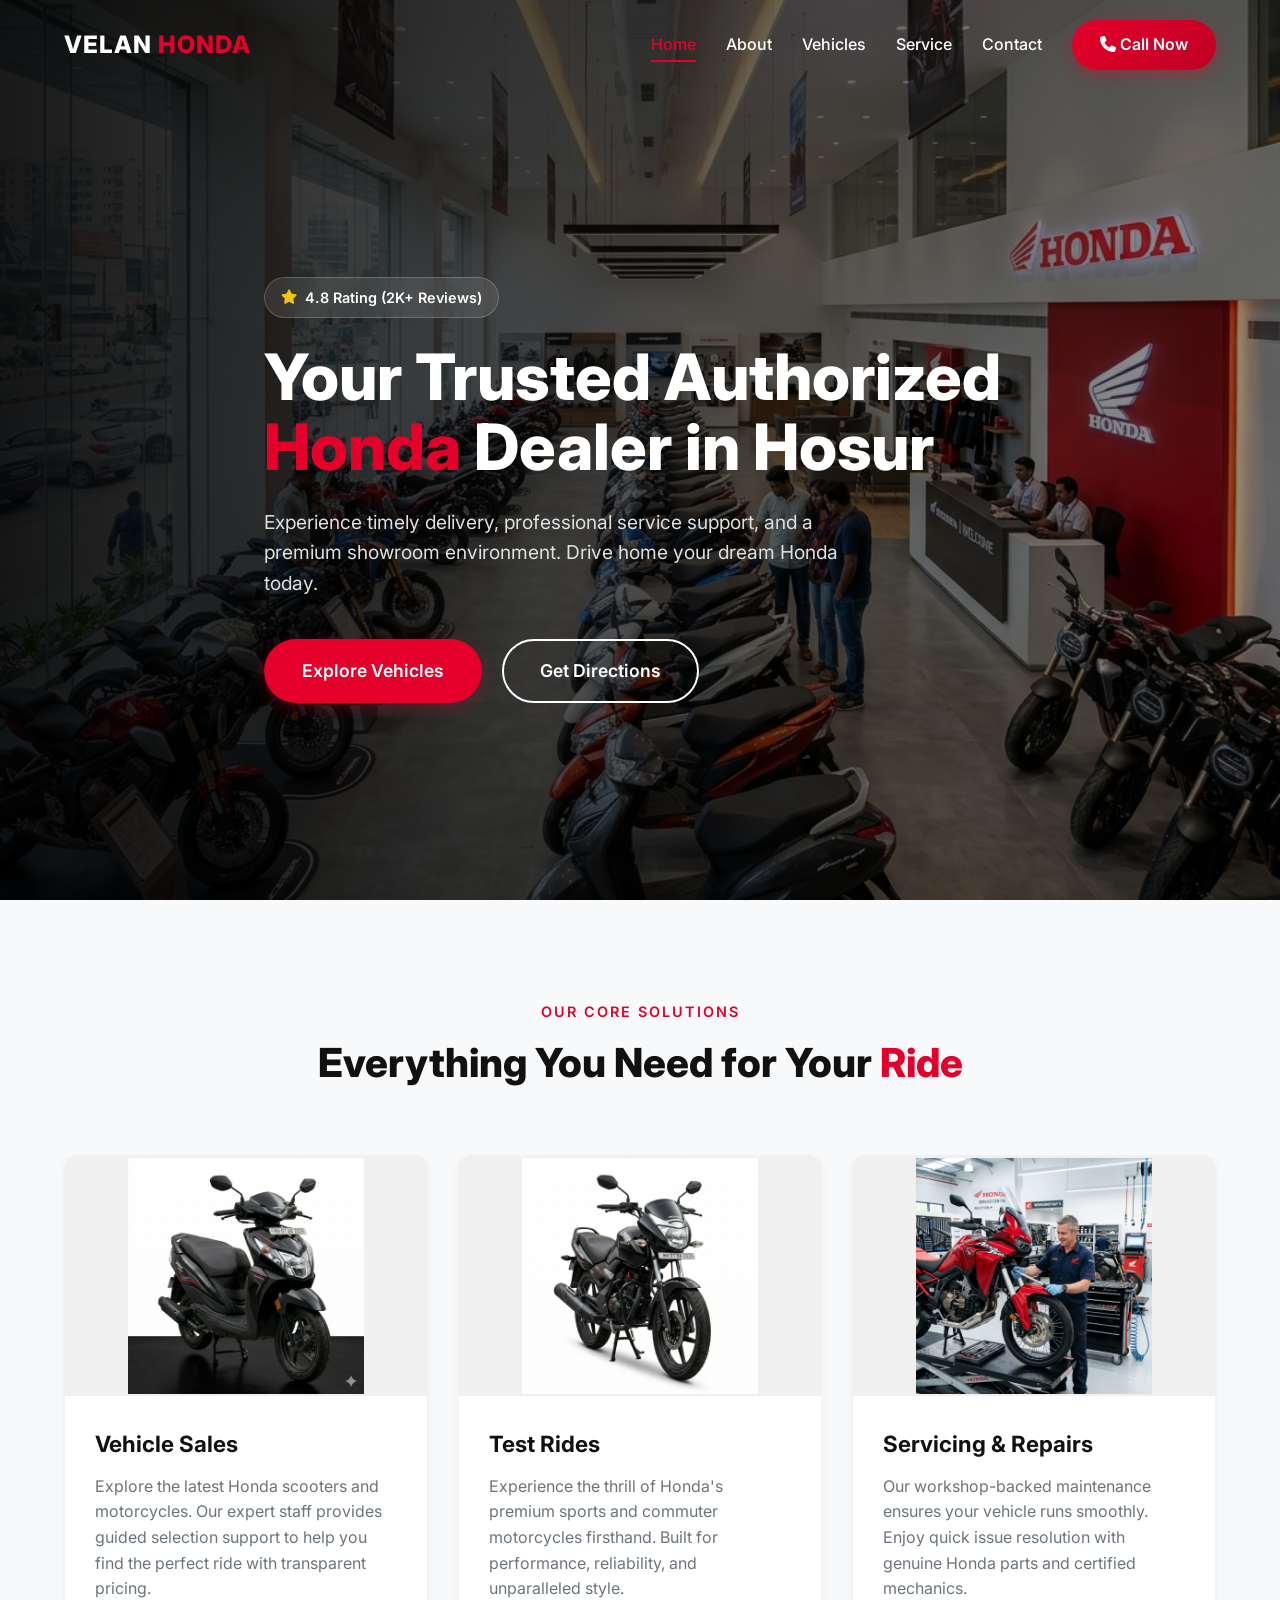
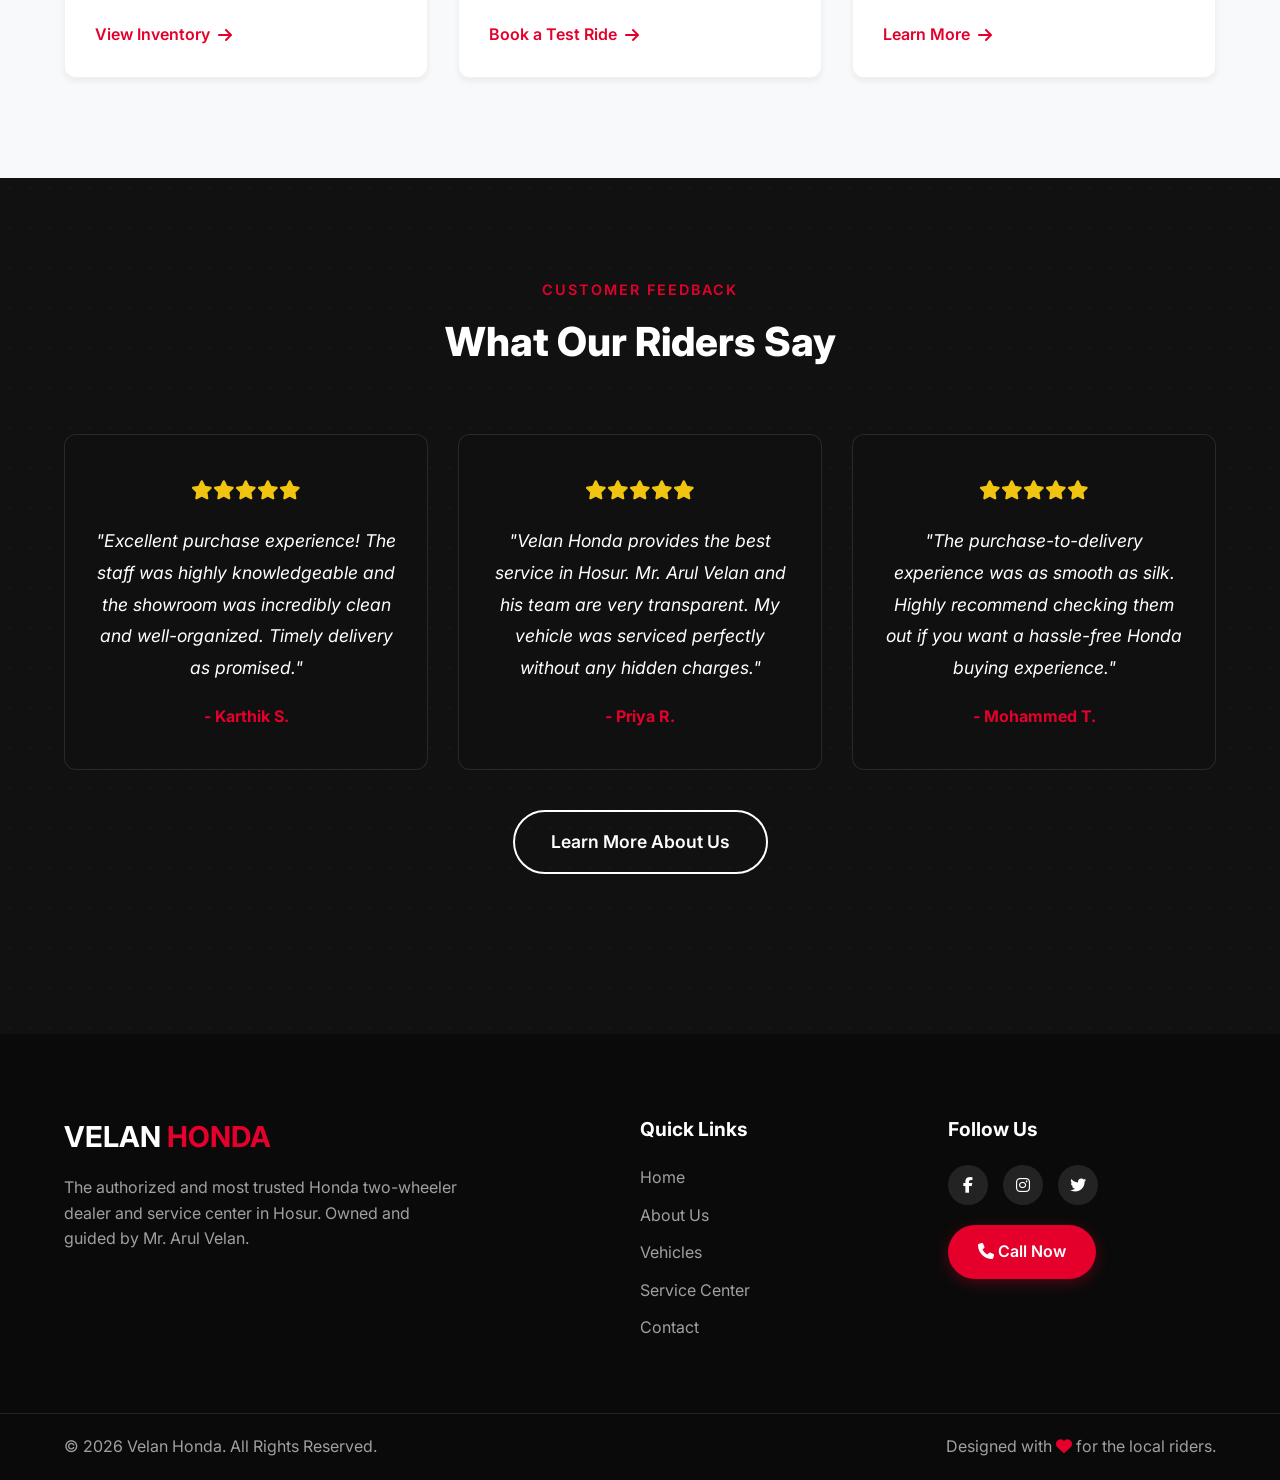
<file: velan-honda/index.html>
<!DOCTYPE html>
<html lang="en">

<head>
    <meta charset="UTF-8">
    <meta name="viewport" content="width=device-width, initial-scale=1.0">
    <meta name="description"
        content="Velan Honda – 4.8★ Rated Authorized Honda Dealership & Service Center in Hosur. Timely delivery, professional service, and premium showroom experience.">
    <title>Velan Honda | Authorized Dealer & Service Center Hosur</title>

    <!-- Fonts & Icons -->
    <link rel="preconnect" href="https://fonts.googleapis.com">
    <link rel="preconnect" href="https://fonts.gstatic.com" crossorigin>
    <link href="https://fonts.googleapis.com/css2?family=Inter:wght@300;400;500;600;700;800&display=swap"
        rel="stylesheet">
    <link rel="stylesheet" href="https://cdnjs.cloudflare.com/ajax/libs/font-awesome/6.4.0/css/all.min.css">

    <!-- CSS -->
    <link rel="stylesheet" href="style.css">
</head>

<body>

    <!-- Header & Navigation -->
    <header class="navbar" id="navbar">
        <div class="container nav-container">
            <a href="index.html" class="brand-logo">
                VELAN <span class="honda-red">HONDA</span>
            </a>
            <nav class="nav-links" id="nav-links">
                <a href="index.html">Home</a>
                <a href="about.html">About</a>
                <a href="vehicles.html">Vehicles</a>
                <a href="service.html">Service</a>
                <a href="contact.html">Contact</a>
                <a href="tel:+919876543210" class="btn btn-primary nav-cta"><i class="fa-solid fa-phone"></i> Call
                    Now</a>
            </nav>
            <button class="mobile-menu-toggle" id="mobile-toggle" aria-label="Toggle menu">
                <i class="fa-solid fa-bars"></i>
            </button>
        </div>
    </header>

    <!-- Hero Section -->
    <section class="hero" id="home">
        <div class="hero-bg">
            <img src="assets/showroom_hero.png" alt="Velan Honda Showroom">
            <div class="overlay"></div>
        </div>
        <div class="container hero-content fade-in-up">
            <div class="trust-badge">
                <i class="fa-solid fa-star"></i> 4.8 Rating (2K+ Reviews)
            </div>
            <h1>Your Trusted Authorized<br><span class="honda-red">Honda</span> Dealer in Hosur</h1>
            <p>Experience timely delivery, professional service support, and a premium showroom environment. Drive home
                your dream Honda today.</p>
            <div class="hero-actions">
                <a href="vehicles.html" class="btn btn-primary btn-large">Explore Vehicles</a>
                <a href="contact.html" class="btn btn-outline btn-large">Get Directions</a>
            </div>
        </div>
    </section>

    <!-- Services & Sales Section -->
    <section class="services section-padding bg-light">
        <div class="container">
            <div class="section-header fade-in-up">
                <h4 class="section-subtitle">Our Core Solutions</h4>
                <h2 class="section-title">Everything You Need for Your <span class="honda-red">Ride</span></h2>
            </div>

            <div class="services-grid">
                <!-- Vehicle Sales -->
                <div class="service-card slide-up" style="--delay: 0.1s">
                    <div class="card-image">
                        <img src="assets/honda-dio.png" alt="Honda Scooter">
                    </div>
                    <div class="card-content">
                        <h3>Vehicle Sales</h3>
                        <p>Explore the latest Honda scooters and motorcycles. Our expert staff provides guided selection
                            support to help you find the perfect ride with transparent pricing.</p>
                        <a href="vehicles.html" class="link-btn">View Inventory <i
                                class="fa-solid fa-arrow-right"></i></a>
                    </div>
                </div>

                <!-- Motorcycle Showcase -->
                <div class="service-card slide-up" style="--delay: 0.2s">
                    <div class="card-image">
                        <img src="assets/honda-unicorn.png" alt="Honda Motorcycle">
                    </div>
                    <div class="card-content">
                        <h3>Test Rides</h3>
                        <p>Experience the thrill of Honda's premium sports and commuter motorcycles firsthand. Built for
                            performance, reliability, and unparalleled style.</p>
                        <a href="contact.html" class="link-btn">Book a Test Ride <i
                                class="fa-solid fa-arrow-right"></i></a>
                    </div>
                </div>

                <!-- Service & Maintenance -->
                <div class="service-card slide-up" style="--delay: 0.3s">
                    <div class="card-image">
                        <img src="assets/service_center.png" alt="Honda Service Center">
                    </div>
                    <div class="card-content">
                        <h3>Servicing & Repairs</h3>
                        <p>Our workshop-backed maintenance ensures your vehicle runs smoothly. Enjoy quick issue
                            resolution with genuine Honda parts and certified mechanics.</p>
                        <a href="service.html" class="link-btn">Learn More <i class="fa-solid fa-arrow-right"></i></a>
                    </div>
                </div>
            </div>
        </div>
    </section>

    <!-- Testimonials Section -->
    <section class="testimonials section-padding">
        <div class="container">
            <div class="section-header fade-in-up">
                <h4 class="section-subtitle">Customer Feedback</h4>
                <h2 class="section-title">What Our Riders Say</h2>
            </div>
            <div class="testimonial-grid fade-in-up">
                <div class="testimonial-card glass-dark">
                    <div class="stars"><i class="fa-solid fa-star"></i><i class="fa-solid fa-star"></i><i
                            class="fa-solid fa-star"></i><i class="fa-solid fa-star"></i><i
                            class="fa-solid fa-star"></i></div>
                    <p>"Excellent purchase experience! The staff was highly knowledgeable and the showroom was
                        incredibly clean and well-organized. Timely delivery as promised."</p>
                    <div class="author">- Karthik S.</div>
                </div>
                <div class="testimonial-card glass-dark">
                    <div class="stars"><i class="fa-solid fa-star"></i><i class="fa-solid fa-star"></i><i
                            class="fa-solid fa-star"></i><i class="fa-solid fa-star"></i><i
                            class="fa-solid fa-star"></i></div>
                    <p>"Velan Honda provides the best service in Hosur. Mr. Arul Velan and his team are very
                        transparent. My vehicle was serviced perfectly without any hidden charges."</p>
                    <div class="author">- Priya R.</div>
                </div>
                <div class="testimonial-card glass-dark">
                    <div class="stars"><i class="fa-solid fa-star"></i><i class="fa-solid fa-star"></i><i
                            class="fa-solid fa-star"></i><i class="fa-solid fa-star"></i><i
                            class="fa-solid fa-star"></i></div>
                    <p>"The purchase-to-delivery experience was as smooth as silk. Highly recommend checking them out if
                        you want a hassle-free Honda buying experience."</p>
                    <div class="author">- Mohammed T.</div>
                </div>
            </div>
            <div class="section-header text-center" style="margin-top: 40px;">
                <a href="about.html" class="btn btn-outline btn-large">Learn More About Us</a>
            </div>
        </div>
    </section>

    <!-- Footer -->
    <footer>
        <div class="container footer-content">
            <div class="footer-brand">
                <h3>VELAN <span class="honda-red">HONDA</span></h3>
                <p>The authorized and most trusted Honda two-wheeler dealer and service center in Hosur. Owned and
                    guided by Mr. Arul Velan.</p>
            </div>
            <div class="footer-links">
                <h4>Quick Links</h4>
                <a href="index.html">Home</a>
                <a href="about.html">About Us</a>
                <a href="vehicles.html">Vehicles</a>
                <a href="service.html">Service Center</a>
                <a href="contact.html">Contact</a>
            </div>
            <div class="footer-social">
                <h4>Follow Us</h4>
                <div class="social-icons">
                    <a href="#"><i class="fa-brands fa-facebook-f"></i></a>
                    <a href="#"><i class="fa-brands fa-instagram"></i></a>
                    <a href="#"><i class="fa-brands fa-twitter"></i></a>
                </div>
                <div class="mt-4" style="margin-top: 20px;">
                    <a href="tel:+919876543210" class="btn btn-primary"><i class="fa-solid fa-phone"></i> Call Now</a>
                </div>
            </div>
        </div>
        <div class="footer-bottom">
            <div class="container">
                <p>&copy; 2026 Velan Honda. All Rights Reserved.</p>
                <p>Designed with <i class="fa-solid fa-heart honda-red"></i> for the local riders.</p>
            </div>
        </div>
    </footer>

    <!-- Scripts -->
    <script src="main.js"></script>
</body>

</html>
</file>
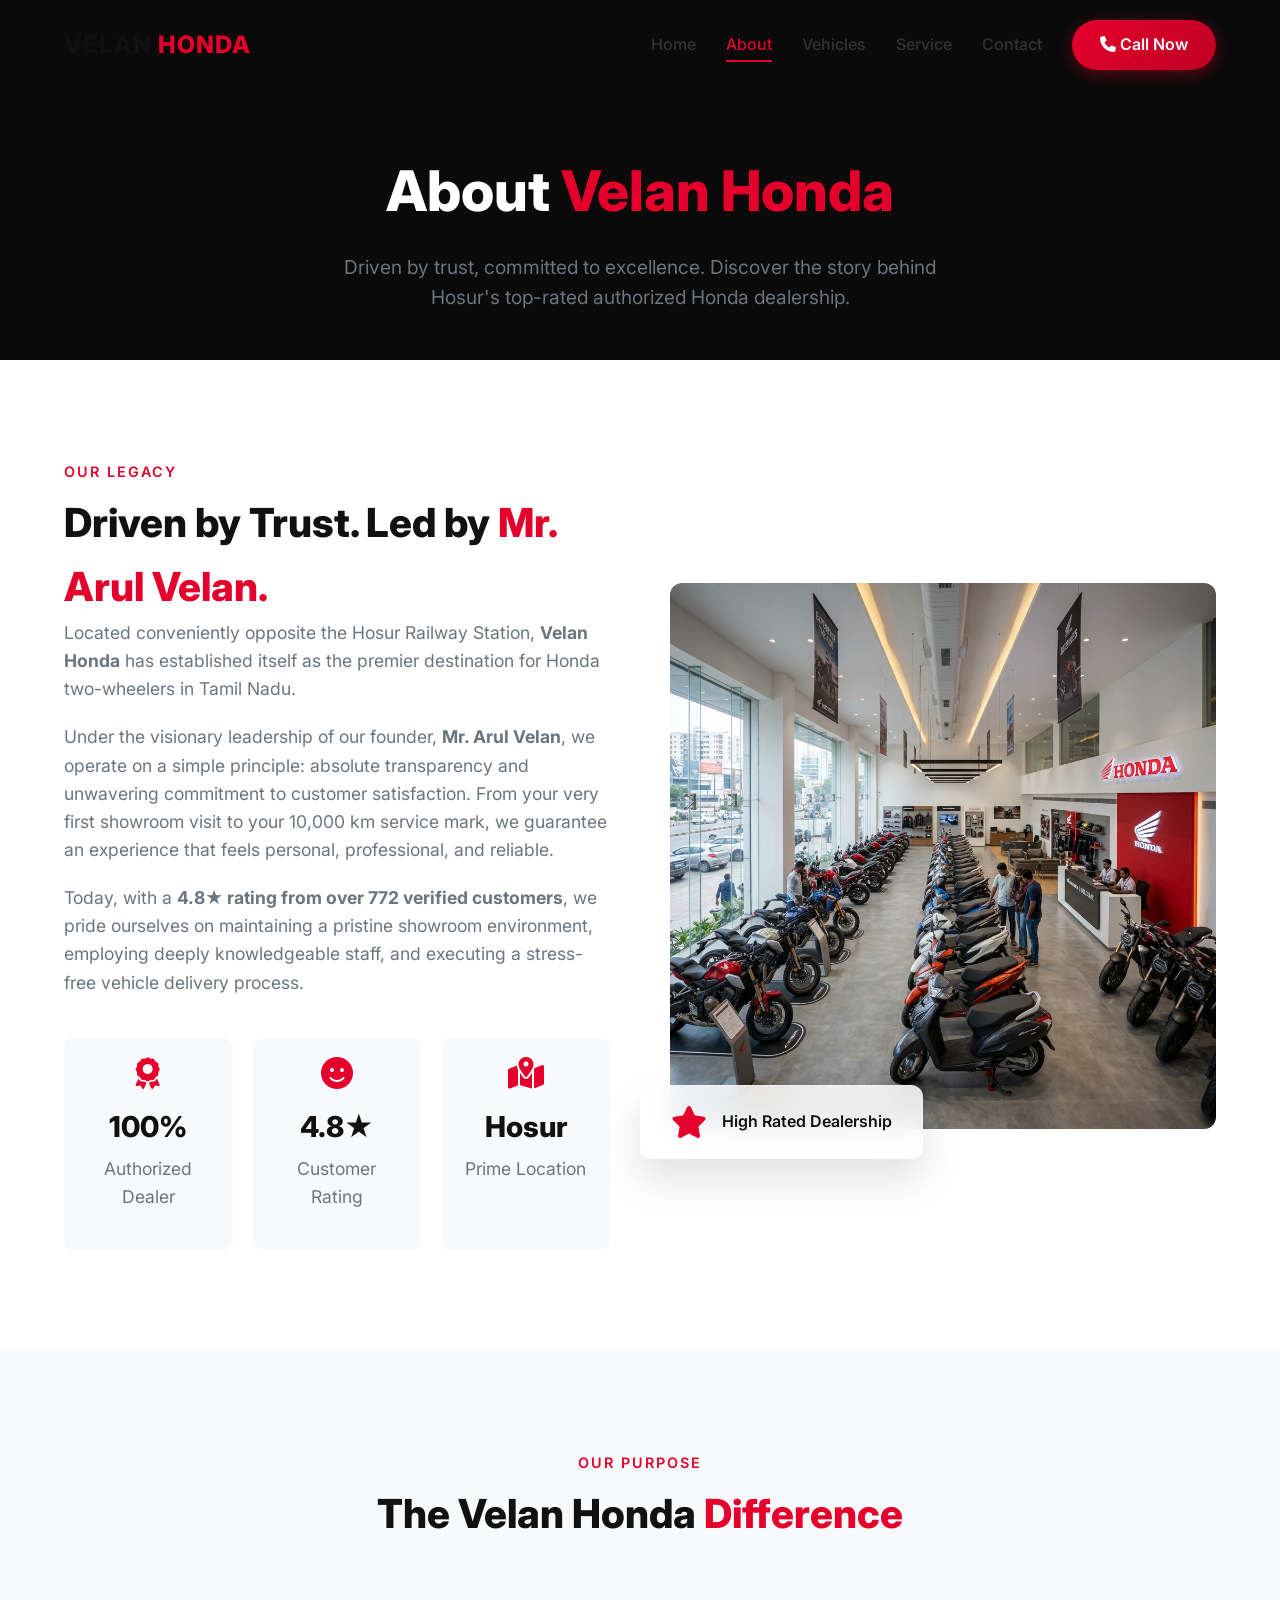
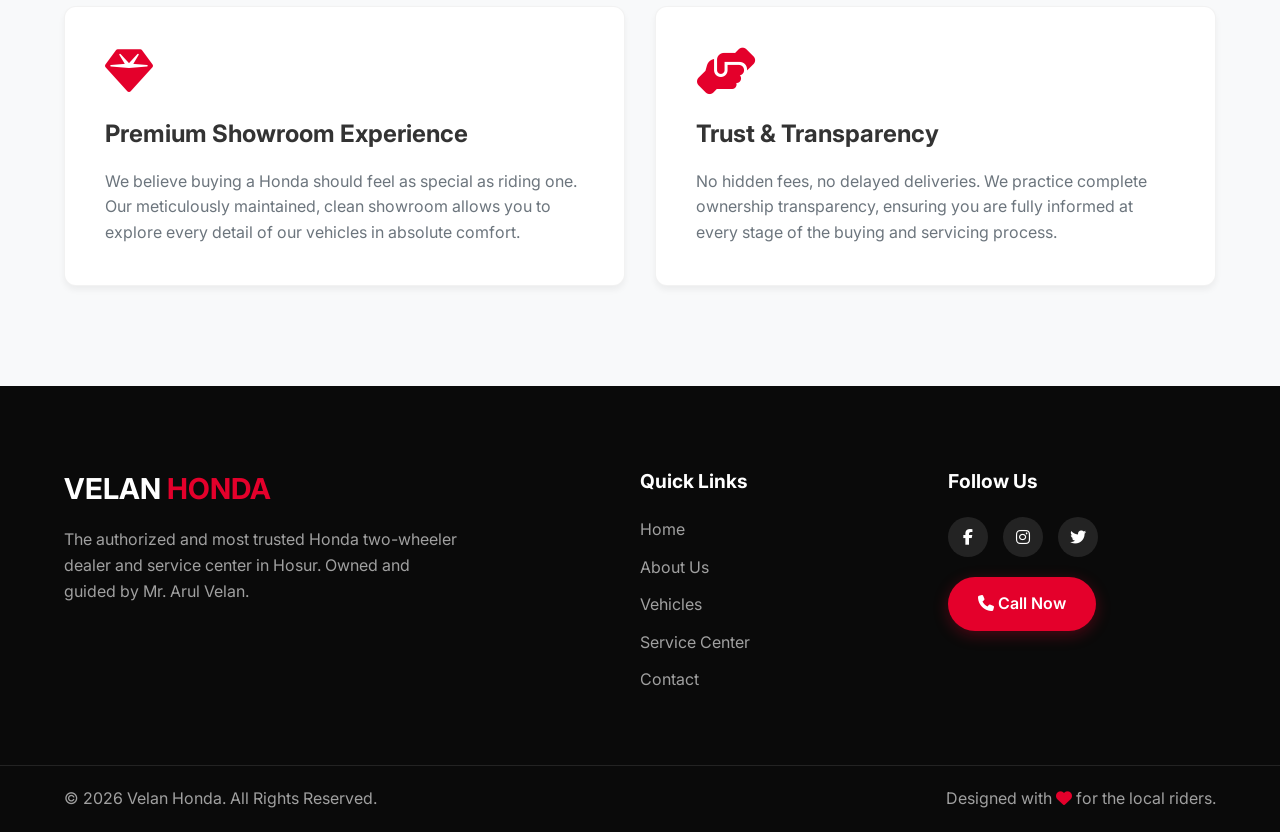
<file: velan-honda/about.html>
<!DOCTYPE html>
<html lang="en">
<head>
    <meta charset="UTF-8">
    <meta name="viewport" content="width=device-width, initial-scale=1.0">
    <meta name="description" content="About Velan Honda – Authorized Honda Dealership in Hosur owned by Mr. Arul Velan. Our mission, values, and trust rating.">
    <title>About Us | Velan Honda</title>
    
    <link rel="preconnect" href="https://fonts.googleapis.com">
    <link rel="preconnect" href="https://fonts.gstatic.com" crossorigin>
    <link href="https://fonts.googleapis.com/css2?family=Inter:wght@300;400;500;600;700;800&display=swap" rel="stylesheet">
    <link rel="stylesheet" href="https://cdnjs.cloudflare.com/ajax/libs/font-awesome/6.4.0/css/all.min.css">
    <link rel="stylesheet" href="style.css">
</head>
<body>

    <!-- Header & Navigation -->
    <header class="navbar scrolled" id="navbar">
        <div class="container nav-container">
            <a href="index.html" class="brand-logo" style="color: var(--honda-dark);">
                VELAN <span class="honda-red">HONDA</span>
            </a>
            <nav class="nav-links" id="nav-links">
                <a href="index.html" style="color: var(--text-main);">Home</a>
                <a href="about.html" class="active" style="color: var(--honda-red);">About</a>
                <a href="vehicles.html" style="color: var(--text-main);">Vehicles</a>
                <a href="service.html" style="color: var(--text-main);">Service</a>
                <a href="contact.html" style="color: var(--text-main);">Contact</a>
                <a href="tel:+919876543210" class="btn btn-primary nav-cta" style="color: var(--white);"><i class="fa-solid fa-phone"></i> Call Now</a>
            </nav>
            <button class="mobile-menu-toggle" id="mobile-toggle" aria-label="Toggle menu" style="color: var(--text-main);">
                <i class="fa-solid fa-bars"></i>
            </button>
        </div>
    </header>

    <!-- Inner Hero -->
    <section class="inner-hero">
        <div class="hero-bg">
            <img src="assets/showroom_hero.png" alt="Velan Honda Showroom Background">
            <div class="overlay"></div>
        </div>
        <div class="container">
            <h1 class="fade-in-up">About <span class="honda-red">Velan Honda</span></h1>
            <p class="fade-in-up" style="animation-delay: 0.1s;">Driven by trust, committed to excellence. Discover the story behind Hosur's top-rated authorized Honda dealership.</p>
        </div>
    </section>

    <!-- About Content -->
    <section class="about section-padding">
        <div class="container about-container">
            <div class="about-text fade-in-left">
                <h4 class="section-subtitle">Our Legacy</h4>
                <h2 class="section-title">Driven by Trust. Led by <span class="honda-red">Mr. Arul Velan.</span></h2>
                <p>Located conveniently opposite the Hosur Railway Station, <strong>Velan Honda</strong> has established itself as the premier destination for Honda two-wheelers in Tamil Nadu.</p>
                <p>Under the visionary leadership of our founder, <strong>Mr. Arul Velan</strong>, we operate on a simple principle: absolute transparency and unwavering commitment to customer satisfaction. From your very first showroom visit to your 10,000 km service mark, we guarantee an experience that feels personal, professional, and reliable.</p>
                <p>Today, with a <strong>4.8★ rating from over 772 verified customers</strong>, we pride ourselves on maintaining a pristine showroom environment, employing deeply knowledgeable staff, and executing a stress-free vehicle delivery process.</p>
                
                <div class="stats-grid">
                    <div class="stat-box">
                        <i class="fa-solid fa-award"></i>
                        <h3>100%</h3>
                        <p>Authorized Dealer</p>
                    </div>
                    <div class="stat-box">
                        <i class="fa-solid fa-face-smile"></i>
                        <h3>4.8★</h3>
                        <p>Customer Rating</p>
                    </div>
                    <div class="stat-box">
                        <i class="fa-solid fa-map-location-dot"></i>
                        <h3>Hosur</h3>
                        <p>Prime Location</p>
                    </div>
                </div>
            </div>
            <div class="about-image fade-in-right">
                <div class="img-wrapper">
                    <img src="assets/showroom_hero.png" alt="Velan Honda Ownership" class="rounded-img shadow-lg">
                    <div class="floating-card glass">
                        <i class="fa-solid fa-star"></i>
                        <span>High Rated Dealership</span>
                    </div>
                </div>
            </div>
        </div>
    </section>

    <!-- Mission & Vision -->
    <section class="section-padding bg-light">
        <div class="container">
            <div class="section-header fade-in-up">
                <h4 class="section-subtitle">Our Purpose</h4>
                <h2 class="section-title">The Velan Honda <span class="honda-red">Difference</span></h2>
            </div>
            <div class="services-grid">
                <div class="service-card slide-up" style="padding: 40px;">
                    <i class="fa-solid fa-gem honda-red" style="font-size: 3rem; margin-bottom: 20px;"></i>
                    <h3 style="font-size: 1.5rem; margin-bottom: 15px;">Premium Showroom Experience</h3>
                    <p style="color: var(--text-muted);">We believe buying a Honda should feel as special as riding one. Our meticulously maintained, clean showroom allows you to explore every detail of our vehicles in absolute comfort.</p>
                </div>
                <div class="service-card slide-up" style="padding: 40px; --delay: 0.2s;">
                    <i class="fa-solid fa-handshake-angle honda-red" style="font-size: 3rem; margin-bottom: 20px;"></i>
                    <h3 style="font-size: 1.5rem; margin-bottom: 15px;">Trust & Transparency</h3>
                    <p style="color: var(--text-muted);">No hidden fees, no delayed deliveries. We practice complete ownership transparency, ensuring you are fully informed at every stage of the buying and servicing process.</p>
                </div>
            </div>
        </div>
    </section>

    <!-- Footer -->
    <footer>
        <div class="container footer-content">
            <div class="footer-brand">
                <h3>VELAN <span class="honda-red">HONDA</span></h3>
                <p>The authorized and most trusted Honda two-wheeler dealer and service center in Hosur. Owned and guided by Mr. Arul Velan.</p>
            </div>
            <div class="footer-links">
                <h4>Quick Links</h4>
                <a href="index.html">Home</a>
                <a href="about.html">About Us</a>
                <a href="vehicles.html">Vehicles</a>
                <a href="service.html">Service Center</a>
                <a href="contact.html">Contact</a>
            </div>
            <div class="footer-social">
                <h4>Follow Us</h4>
                <div class="social-icons">
                    <a href="#"><i class="fa-brands fa-facebook-f"></i></a>
                    <a href="#"><i class="fa-brands fa-instagram"></i></a>
                    <a href="#"><i class="fa-brands fa-twitter"></i></a>
                </div>
                <div style="margin-top: 20px;">
                    <a href="tel:+919876543210" class="btn btn-primary"><i class="fa-solid fa-phone"></i> Call Now</a>
                </div>
            </div>
        </div>
        <div class="footer-bottom">
            <div class="container">
                <p>&copy; 2026 Velan Honda. All Rights Reserved.</p>
                <p>Designed with <i class="fa-solid fa-heart honda-red"></i> for the local riders.</p>
            </div>
        </div>
    </footer>

    <script src="main.js"></script>
</body>
</html>
</file>
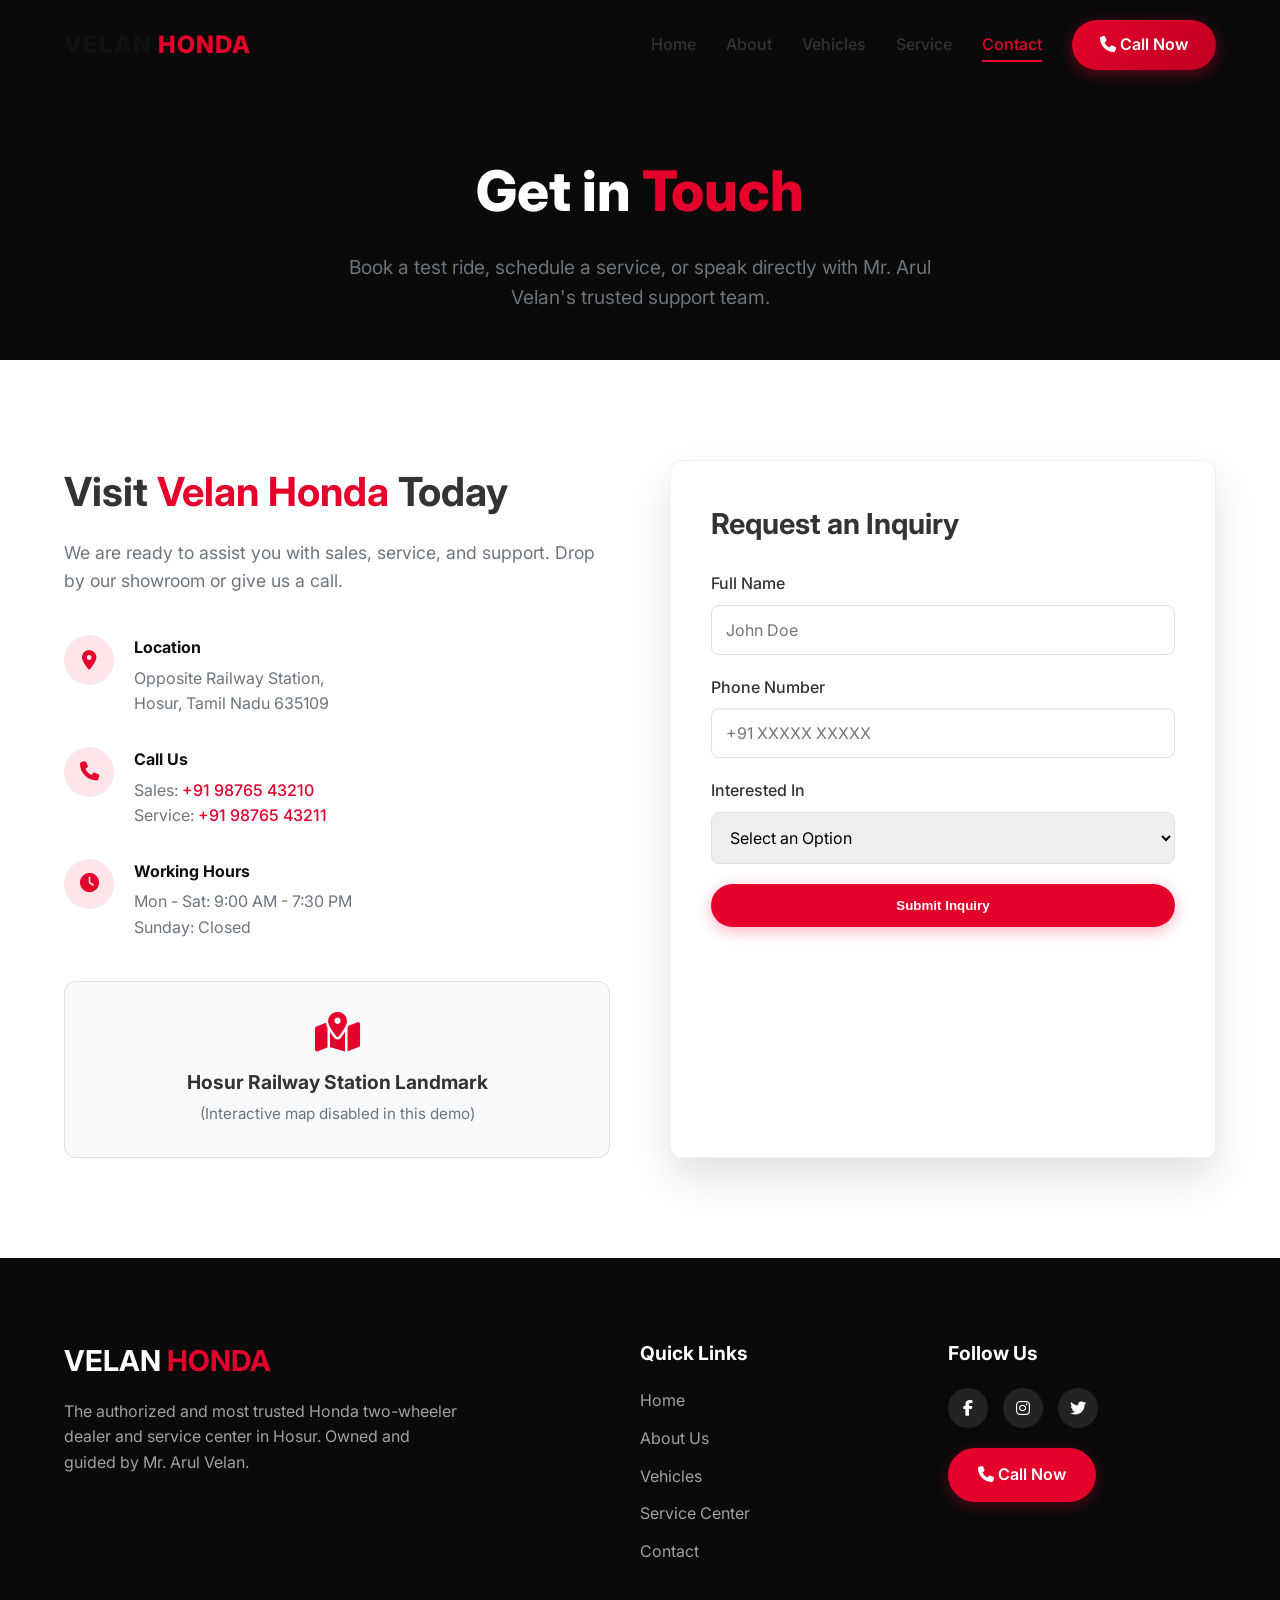
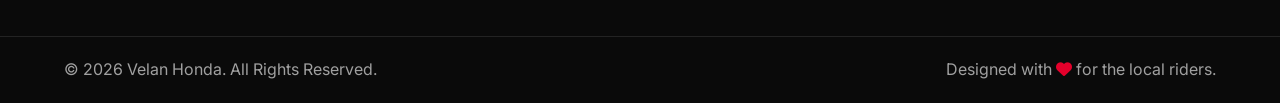
<file: velan-honda/contact.html>
<!DOCTYPE html>
<html lang="en">
<head>
    <meta charset="UTF-8">
    <meta name="viewport" content="width=device-width, initial-scale=1.0">
    <meta name="description" content="Contact Velan Honda, Hosur for vehicle sales, service inquiries, and test rides. Located opposite the Railway Station. Call now: +91 98765 43210.">
    <title>Contact Us | Velan Honda</title>
    
    <link rel="preconnect" href="https://fonts.googleapis.com">
    <link rel="preconnect" href="https://fonts.gstatic.com" crossorigin>
    <link href="https://fonts.googleapis.com/css2?family=Inter:wght@300;400;500;600;700;800&display=swap" rel="stylesheet">
    <link rel="stylesheet" href="https://cdnjs.cloudflare.com/ajax/libs/font-awesome/6.4.0/css/all.min.css">
    <link rel="stylesheet" href="style.css">
</head>
<body>

    <!-- Header & Navigation -->
    <header class="navbar scrolled" id="navbar">
        <div class="container nav-container">
            <a href="index.html" class="brand-logo" style="color: var(--honda-dark);">
                VELAN <span class="honda-red">HONDA</span>
            </a>
            <nav class="nav-links" id="nav-links">
                <a href="index.html" style="color: var(--text-main);">Home</a>
                <a href="about.html" style="color: var(--text-main);">About</a>
                <a href="vehicles.html" style="color: var(--text-main);">Vehicles</a>
                <a href="service.html" style="color: var(--text-main);">Service</a>
                <a href="contact.html" class="active" style="color: var(--honda-red);">Contact</a>
                <a href="tel:+919876543210" class="btn btn-primary nav-cta" style="color: var(--white);"><i class="fa-solid fa-phone"></i> Call Now</a>
            </nav>
            <button class="mobile-menu-toggle" id="mobile-toggle" aria-label="Toggle menu" style="color: var(--text-main);">
                <i class="fa-solid fa-bars"></i>
            </button>
        </div>
    </header>

    <!-- Inner Hero -->
    <section class="inner-hero">
        <div class="hero-bg">
            <img src="assets/showroom_hero.png" alt="Velan Honda Location">
            <div class="overlay"></div>
        </div>
        <div class="container">
            <h1 class="fade-in-up">Get in <span class="honda-red">Touch</span></h1>
            <p class="fade-in-up" style="animation-delay: 0.1s;">Book a test ride, schedule a service, or speak directly with Mr. Arul Velan's trusted support team.</p>
        </div>
    </section>

    <!-- Contact Section -->
    <section class="contact section-padding" id="book">
        <div class="container contact-container fade-in-up">
            <div class="contact-info">
                <h2>Visit <span class="honda-red">Velan Honda</span> Today</h2>
                <p>We are ready to assist you with sales, service, and support. Drop by our showroom or give us a call.</p>
                
                <div class="info-list">
                    <div class="info-item">
                        <div class="icon-circle"><i class="fa-solid fa-location-dot"></i></div>
                        <div>
                            <h4>Location</h4>
                            <p>Opposite Railway Station,<br>Hosur, Tamil Nadu 635109</p>
                        </div>
                    </div>
                    <div class="info-item">
                        <div class="icon-circle"><i class="fa-solid fa-phone"></i></div>
                        <div>
                            <h4>Call Us</h4>
                            <p>Sales: <a href="tel:+919876543210" style="color: var(--honda-red); font-weight: 500;">+91 98765 43210</a><br>
                               Service: <a href="tel:+919876543211" style="color: var(--honda-red); font-weight: 500;">+91 98765 43211</a></p>
                        </div>
                    </div>
                    <div class="info-item">
                        <div class="icon-circle"><i class="fa-solid fa-clock"></i></div>
                        <div>
                            <h4>Working Hours</h4>
                            <p>Mon - Sat: 9:00 AM - 7:30 PM<br>Sunday: Closed</p>
                        </div>
                    </div>
                </div>

                <div class="map-placeholder glass-dark" style="margin-top: 40px; padding: 30px; border-radius: 12px; text-align: center; border: 1px solid rgba(0,0,0,0.1); background: var(--bg-light); color: var(--text-main);">
                    <i class="fa-solid fa-map-location-dot" style="font-size: 2.5rem; color: var(--honda-red); margin-bottom: 15px;"></i>
                    <h4 style="font-size: 1.2rem; margin-bottom: 5px;">Hosur Railway Station Landmark</h4>
                    <p style="color: var(--text-muted); font-size: 0.95rem;">(Interactive map disabled in this demo)</p>
                </div>
            </div>
            
            <div class="contact-form-wrapper glass" style="border: 1px solid rgba(0,0,0,0.05);">
                <h3>Request an Inquiry</h3>
                <form id="contactForm" class="contact-form">
                    <div class="form-group">
                        <label for="name">Full Name</label>
                        <input type="text" id="name" required placeholder="John Doe">
                    </div>
                    <div class="form-group">
                        <label for="phone">Phone Number</label>
                        <input type="tel" id="phone" required placeholder="+91 XXXXX XXXXX">
                    </div>
                    <div class="form-group">
                        <label for="interest">Interested In</label>
                        <select id="interest" required>
                            <option value="">Select an Option</option>
                            <option value="buy_scooter">Buying a Scooter (Activa/Dio)</option>
                            <option value="buy_motorcycle">Buying a Motorcycle (Shine/SP125)</option>
                            <option value="test_ride">Book a Test Ride</option>
                            <option value="service">Vehicle Servicing</option>
                            <option value="other">Other Inquiry</option>
                        </select>
                    </div>
                    <button type="submit" class="btn btn-primary btn-block">Submit Inquiry</button>
                    <p class="form-status" id="formStatus"></p>
                </form>
            </div>
        </div>
    </section>

    <!-- Footer -->
    <footer>
        <div class="container footer-content">
            <div class="footer-brand">
                <h3>VELAN <span class="honda-red">HONDA</span></h3>
                <p>The authorized and most trusted Honda two-wheeler dealer and service center in Hosur. Owned and guided by Mr. Arul Velan.</p>
            </div>
            <div class="footer-links">
                <h4>Quick Links</h4>
                <a href="index.html">Home</a>
                <a href="about.html">About Us</a>
                <a href="vehicles.html">Vehicles</a>
                <a href="service.html">Service Center</a>
                <a href="contact.html">Contact</a>
            </div>
            <div class="footer-social">
                <h4>Follow Us</h4>
                <div class="social-icons">
                    <a href="#"><i class="fa-brands fa-facebook-f"></i></a>
                    <a href="#"><i class="fa-brands fa-instagram"></i></a>
                    <a href="#"><i class="fa-brands fa-twitter"></i></a>
                </div>
                <div style="margin-top: 20px;">
                    <a href="tel:+919876543210" class="btn btn-primary"><i class="fa-solid fa-phone"></i> Call Now</a>
                </div>
            </div>
        </div>
        <div class="footer-bottom">
            <div class="container">
                <p>&copy; 2026 Velan Honda. All Rights Reserved.</p>
                <p>Designed with <i class="fa-solid fa-heart honda-red"></i> for the local riders.</p>
            </div>
        </div>
    </footer>

    <script src="main.js"></script>
</body>
</html>
</file>
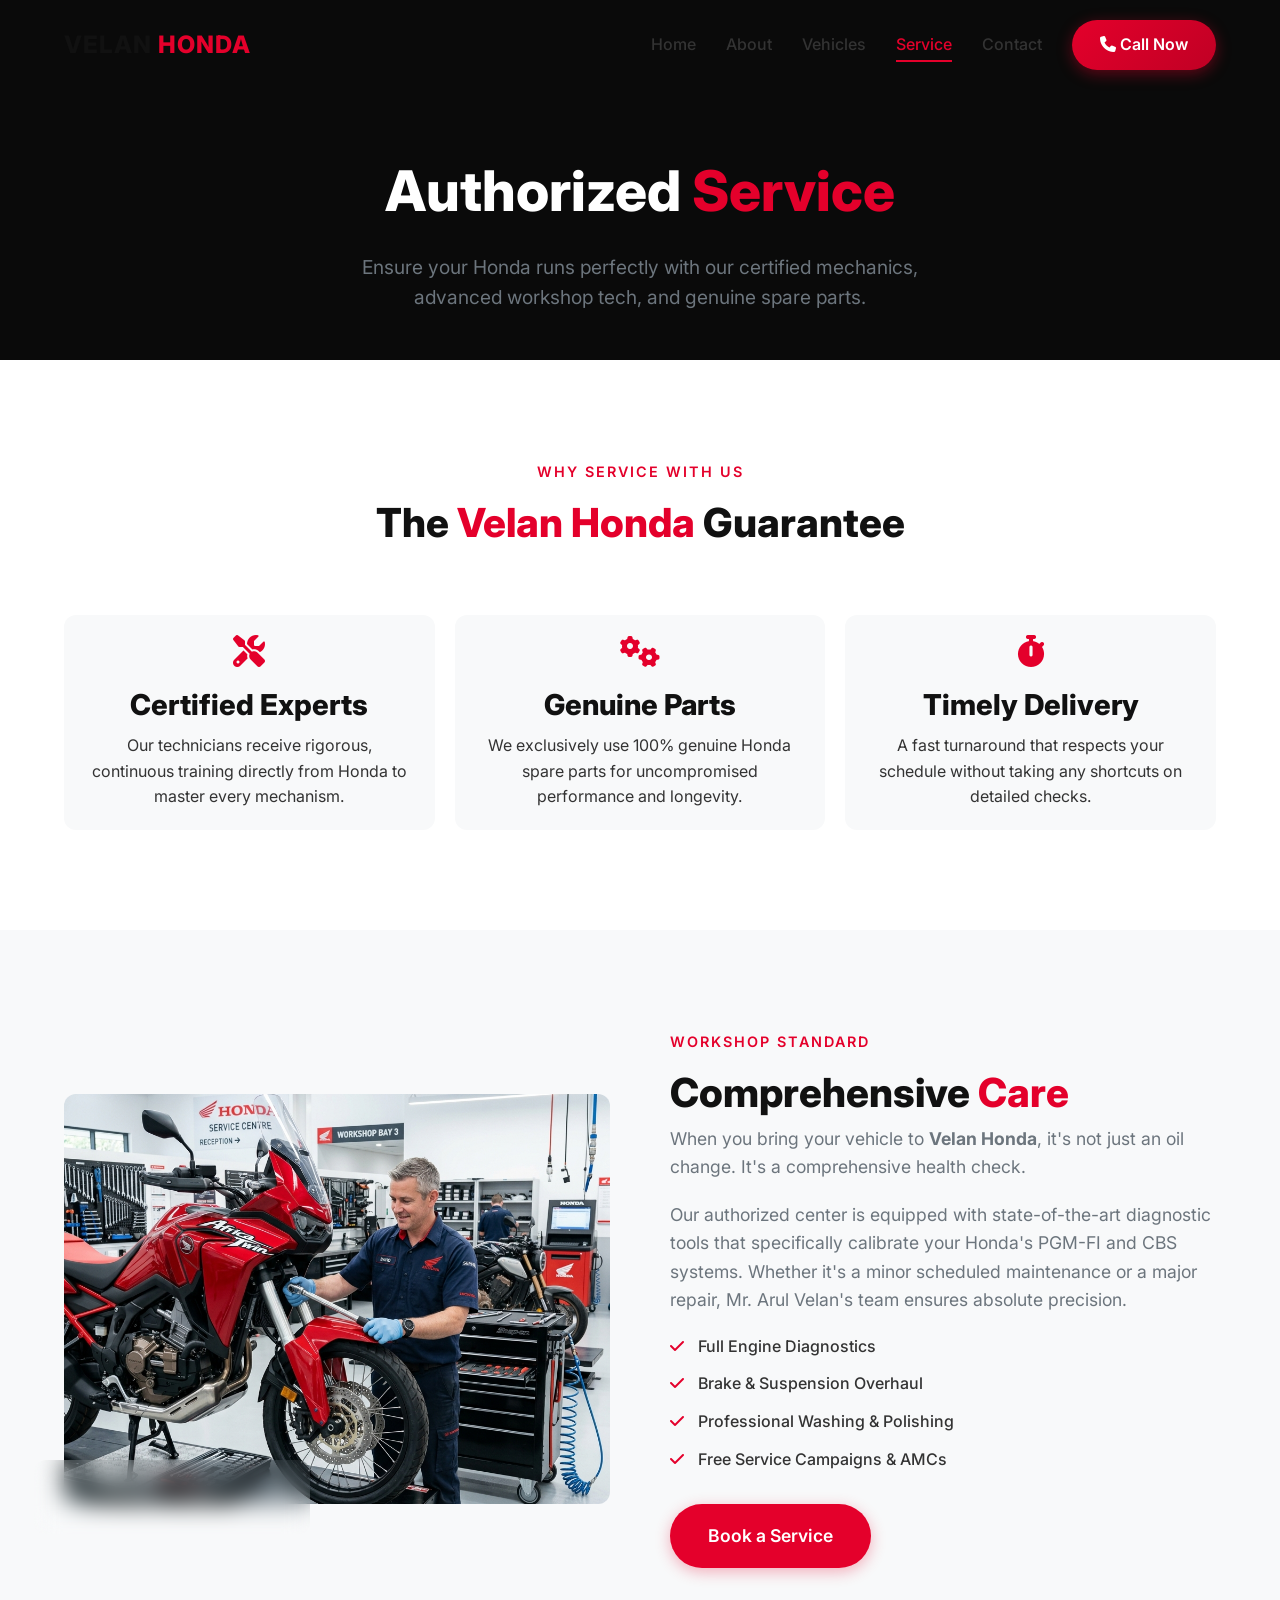
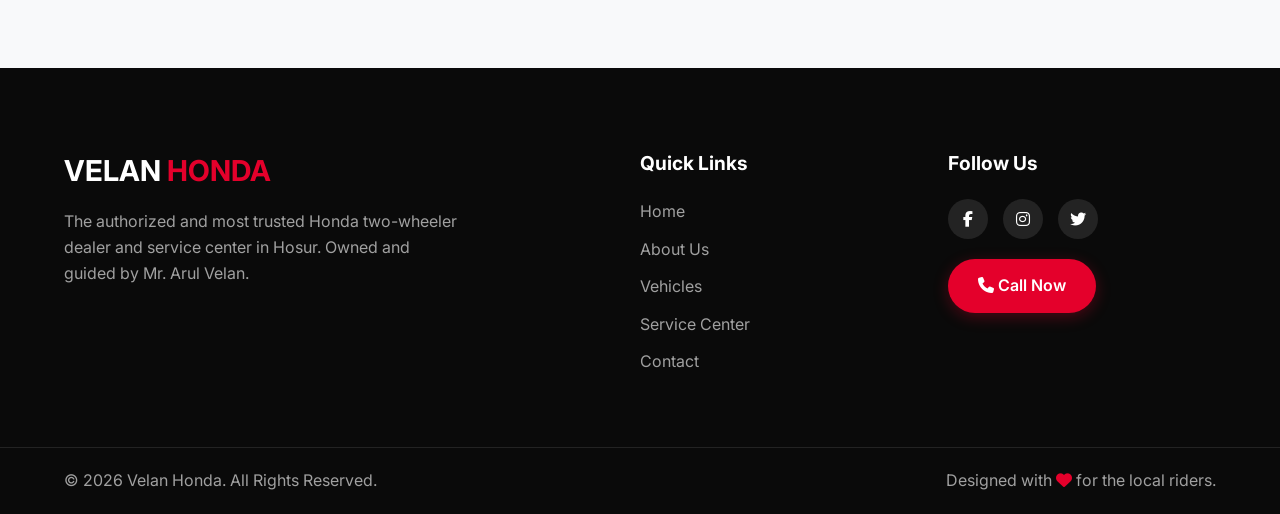
<file: velan-honda/service.html>
<!DOCTYPE html>
<html lang="en">
<head>
    <meta charset="UTF-8">
    <meta name="viewport" content="width=device-width, initial-scale=1.0">
    <meta name="description" content="Authorized Honda Service Center at Velan Honda in Hosur. Certified mechanics, genuine spare parts, and quick vehicle maintenance.">
    <title>Service & Maintenance | Velan Honda</title>
    
    <link rel="preconnect" href="https://fonts.googleapis.com">
    <link rel="preconnect" href="https://fonts.gstatic.com" crossorigin>
    <link href="https://fonts.googleapis.com/css2?family=Inter:wght@300;400;500;600;700;800&display=swap" rel="stylesheet">
    <link rel="stylesheet" href="https://cdnjs.cloudflare.com/ajax/libs/font-awesome/6.4.0/css/all.min.css">
    <link rel="stylesheet" href="style.css">
</head>
<body>

    <!-- Header & Navigation -->
    <header class="navbar scrolled" id="navbar">
        <div class="container nav-container">
            <a href="index.html" class="brand-logo" style="color: var(--honda-dark);">
                VELAN <span class="honda-red">HONDA</span>
            </a>
            <nav class="nav-links" id="nav-links">
                <a href="index.html" style="color: var(--text-main);">Home</a>
                <a href="about.html" style="color: var(--text-main);">About</a>
                <a href="vehicles.html" style="color: var(--text-main);">Vehicles</a>
                <a href="service.html" class="active" style="color: var(--honda-red);">Service</a>
                <a href="contact.html" style="color: var(--text-main);">Contact</a>
                <a href="tel:+919876543210" class="btn btn-primary nav-cta" style="color: var(--white);"><i class="fa-solid fa-phone"></i> Call Now</a>
            </nav>
            <button class="mobile-menu-toggle" id="mobile-toggle" aria-label="Toggle menu" style="color: var(--text-main);">
                <i class="fa-solid fa-bars"></i>
            </button>
        </div>
    </header>

    <!-- Inner Hero -->
    <section class="inner-hero">
        <div class="hero-bg">
            <img src="assets/service_center.png" alt="Velan Honda Service Center">
            <div class="overlay"></div>
        </div>
        <div class="container">
            <h1 class="fade-in-up">Authorized <span class="honda-red">Service</span></h1>
            <p class="fade-in-up" style="animation-delay: 0.1s;">Ensure your Honda runs perfectly with our certified mechanics, advanced workshop tech, and genuine spare parts.</p>
        </div>
    </section>

    <!-- Service Benefits Section -->
    <section class="services section-padding">
        <div class="container">
            <div class="section-header fade-in-up">
                <h4 class="section-subtitle">Why Service With Us</h4>
                <h2 class="section-title">The <span class="honda-red">Velan Honda</span> Guarantee</h2>
            </div>
            
            <div class="stats-grid" style="margin-top: 20px;">
                <div class="stat-box slide-up" style="--delay: 0.1s">
                    <i class="fa-solid fa-screwdriver-wrench"></i>
                    <h3>Certified Experts</h3>
                    <p>Our technicians receive rigorous, continuous training directly from Honda to master every mechanism.</p>
                </div>
                <div class="stat-box slide-up" style="--delay: 0.2s">
                    <i class="fa-solid fa-gears"></i>
                    <h3>Genuine Parts</h3>
                    <p>We exclusively use 100% genuine Honda spare parts for uncompromised performance and longevity.</p>
                </div>
                <div class="stat-box slide-up" style="--delay: 0.3s">
                    <i class="fa-solid fa-stopwatch"></i>
                    <h3>Timely Delivery</h3>
                    <p>A fast turnaround that respects your schedule without taking any shortcuts on detailed checks.</p>
                </div>
            </div>
        </div>
    </section>

    <!-- Comprehensive Servicing -->
    <section class="about section-padding bg-light">
        <div class="container about-container">
            <div class="about-image fade-in-left">
                <div class="img-wrapper">
                    <img src="assets/service_center.png" alt="Honda Technician" class="rounded-img shadow-lg" style="object-fit: cover; aspect-ratio: 4/3;">
                    <div class="floating-card glass">
                        <i class="fa-solid fa-shield-halved"></i>
                        <span>Guaranteed Reliability</span>
                    </div>
                </div>
            </div>
            <div class="about-text fade-in-right">
                <h4 class="section-subtitle">Workshop Standard</h4>
                <h2 class="section-title">Comprehensive <span class="honda-red">Care</span></h2>
                <p>When you bring your vehicle to <strong>Velan Honda</strong>, it's not just an oil change. It's a comprehensive health check.</p>
                <p>Our authorized center is equipped with state-of-the-art diagnostic tools that specifically calibrate your Honda's PGM-FI and CBS systems. Whether it's a minor scheduled maintenance or a major repair, Mr. Arul Velan's team ensures absolute precision.</p>
                
                <ul style="list-style: none; margin-top: 20px;">
                    <li style="margin-bottom: 12px; font-weight: 500;"><i class="fa-solid fa-check honda-red" style="margin-right: 10px;"></i> Full Engine Diagnostics</li>
                    <li style="margin-bottom: 12px; font-weight: 500;"><i class="fa-solid fa-check honda-red" style="margin-right: 10px;"></i> Brake & Suspension Overhaul</li>
                    <li style="margin-bottom: 12px; font-weight: 500;"><i class="fa-solid fa-check honda-red" style="margin-right: 10px;"></i> Professional Washing & Polishing</li>
                    <li style="margin-bottom: 12px; font-weight: 500;"><i class="fa-solid fa-check honda-red" style="margin-right: 10px;"></i> Free Service Campaigns & AMCs</li>
                </ul>

                <a href="contact.html#book" class="btn btn-primary btn-large" style="margin-top: 20px;">Book a Service</a>
            </div>
        </div>
    </section>

    <!-- Footer -->
    <footer>
        <div class="container footer-content">
            <div class="footer-brand">
                <h3>VELAN <span class="honda-red">HONDA</span></h3>
                <p>The authorized and most trusted Honda two-wheeler dealer and service center in Hosur. Owned and guided by Mr. Arul Velan.</p>
            </div>
            <div class="footer-links">
                <h4>Quick Links</h4>
                <a href="index.html">Home</a>
                <a href="about.html">About Us</a>
                <a href="vehicles.html">Vehicles</a>
                <a href="service.html">Service Center</a>
                <a href="contact.html">Contact</a>
            </div>
            <div class="footer-social">
                <h4>Follow Us</h4>
                <div class="social-icons">
                    <a href="#"><i class="fa-brands fa-facebook-f"></i></a>
                    <a href="#"><i class="fa-brands fa-instagram"></i></a>
                    <a href="#"><i class="fa-brands fa-twitter"></i></a>
                </div>
                <div style="margin-top: 20px;">
                    <a href="tel:+919876543210" class="btn btn-primary"><i class="fa-solid fa-phone"></i> Call Now</a>
                </div>
            </div>
        </div>
        <div class="footer-bottom">
            <div class="container">
                <p>&copy; 2026 Velan Honda. All Rights Reserved.</p>
                <p>Designed with <i class="fa-solid fa-heart honda-red"></i> for the local riders.</p>
            </div>
        </div>
    </footer>

    <script src="main.js"></script>
</body>
</html>
</file>
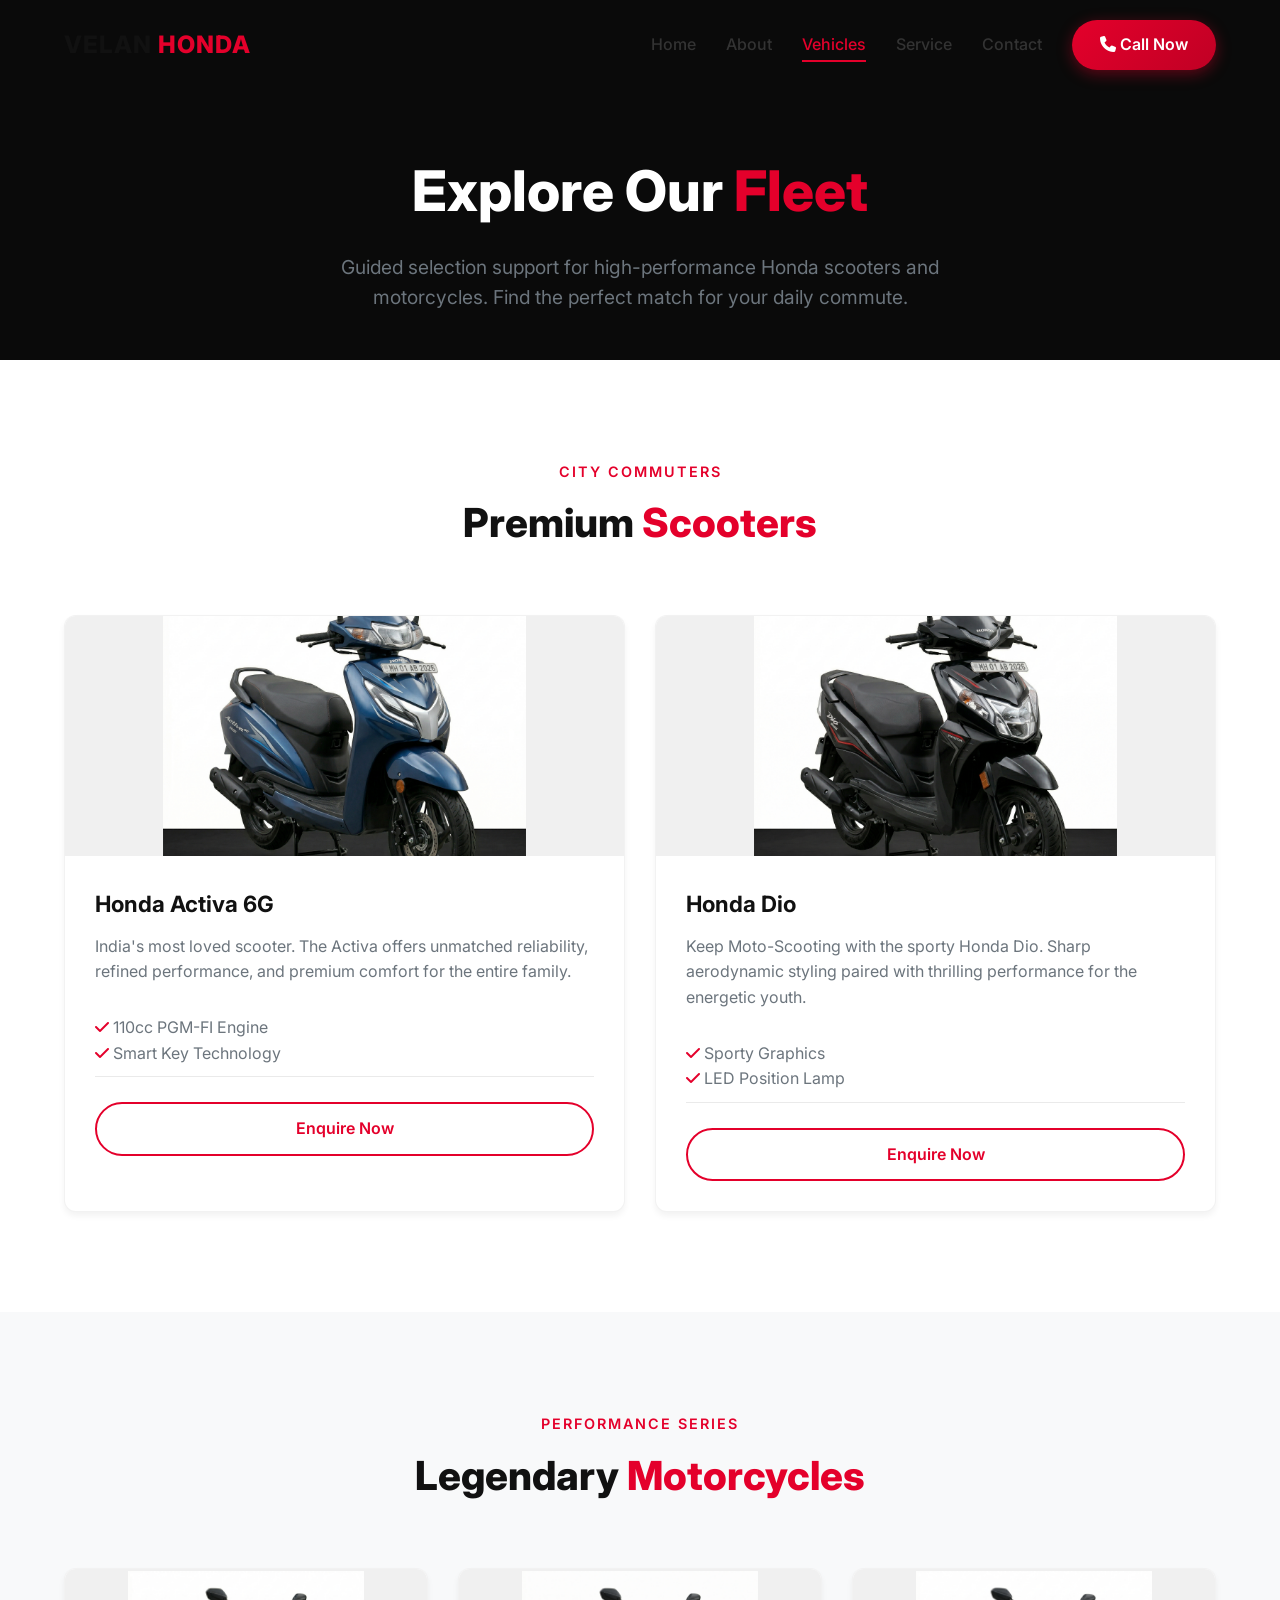
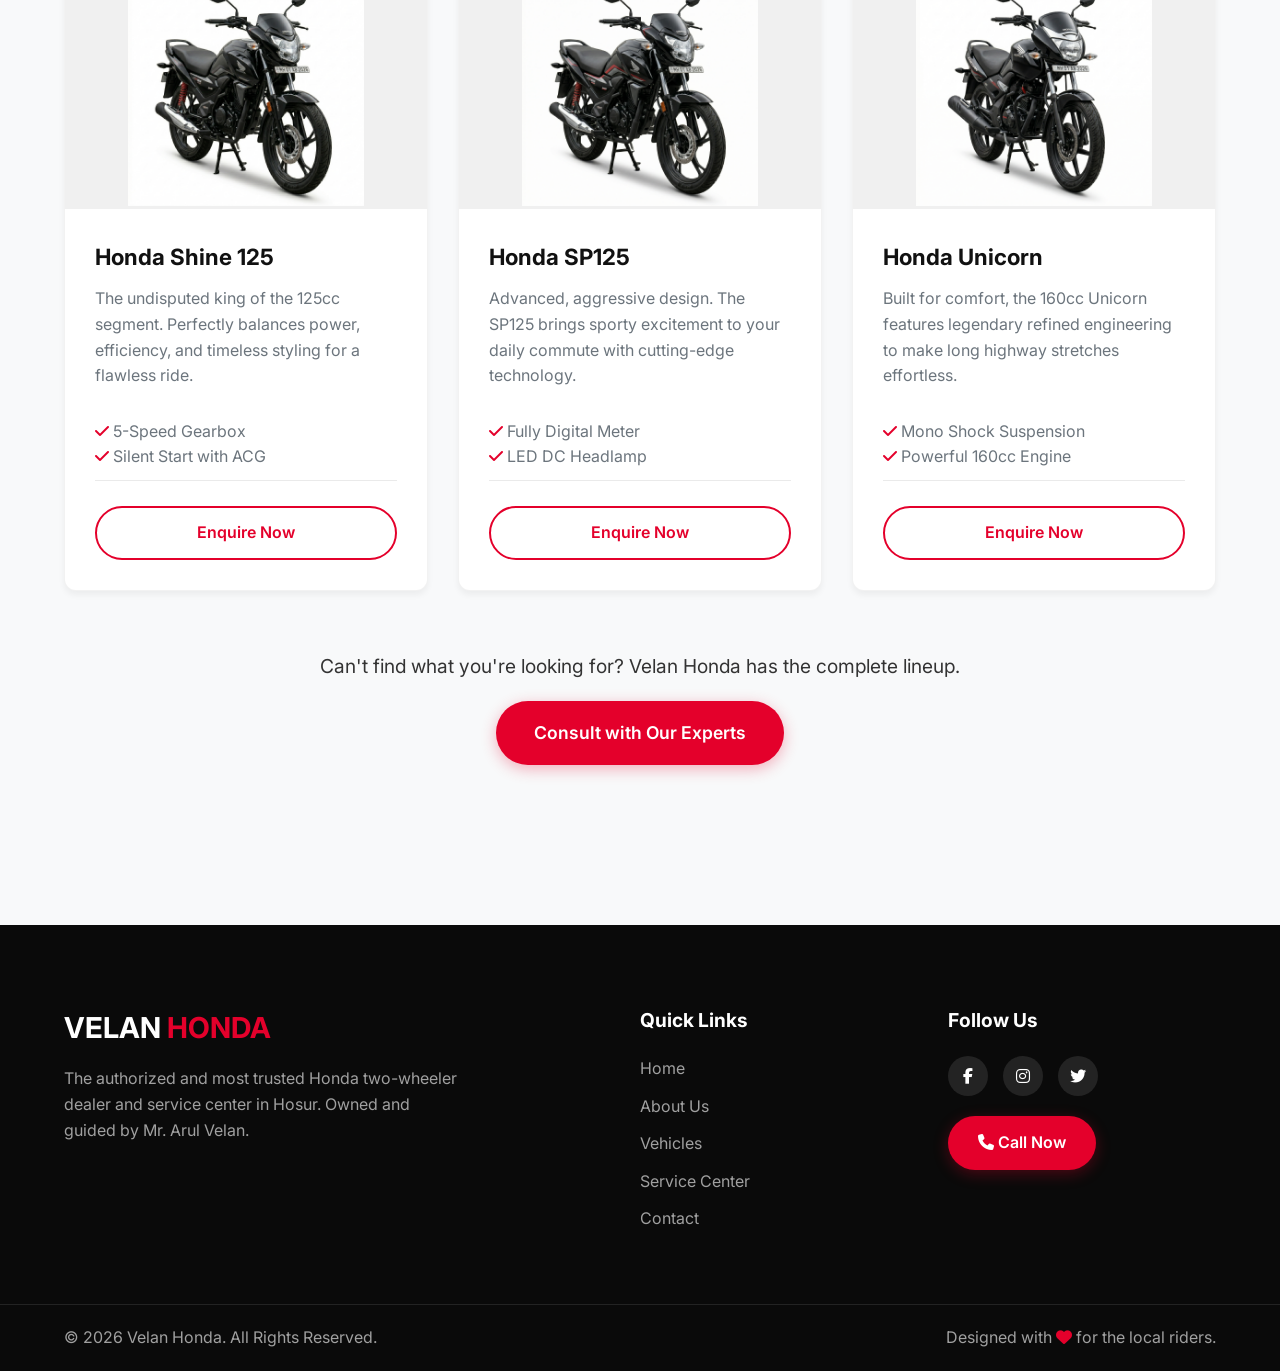
<file: velan-honda/vehicles.html>
<!DOCTYPE html>
<html lang="en">

<head>
    <meta charset="UTF-8">
    <meta name="viewport" content="width=device-width, initial-scale=1.0">
    <meta name="description"
        content="Explore Honda two-wheelers at Velan Honda in Hosur. Find the perfect scooter or motorcycle with expert guidance and transparent pricing.">
    <title>Vehicles | Velan Honda</title>

    <link rel="preconnect" href="https://fonts.googleapis.com">
    <link rel="preconnect" href="https://fonts.gstatic.com" crossorigin>
    <link href="https://fonts.googleapis.com/css2?family=Inter:wght@300;400;500;600;700;800&display=swap"
        rel="stylesheet">
    <link rel="stylesheet" href="https://cdnjs.cloudflare.com/ajax/libs/font-awesome/6.4.0/css/all.min.css">
    <link rel="stylesheet" href="style.css">
</head>

<body>

    <!-- Header & Navigation -->
    <header class="navbar scrolled" id="navbar">
        <div class="container nav-container">
            <a href="index.html" class="brand-logo" style="color: var(--honda-dark);">
                VELAN <span class="honda-red">HONDA</span>
            </a>
            <nav class="nav-links" id="nav-links">
                <a href="index.html" style="color: var(--text-main);">Home</a>
                <a href="about.html" style="color: var(--text-main);">About</a>
                <a href="vehicles.html" class="active" style="color: var(--honda-red);">Vehicles</a>
                <a href="service.html" style="color: var(--text-main);">Service</a>
                <a href="contact.html" style="color: var(--text-main);">Contact</a>
                <a href="tel:+919876543210" class="btn btn-primary nav-cta" style="color: var(--white);"><i
                        class="fa-solid fa-phone"></i> Call Now</a>
            </nav>
            <button class="mobile-menu-toggle" id="mobile-toggle" aria-label="Toggle menu"
                style="color: var(--text-main);">
                <i class="fa-solid fa-bars"></i>
            </button>
        </div>
    </header>

    <!-- Inner Hero -->
    <section class="inner-hero">
        <div class="hero-bg">
            <img src="assets/showroom_hero.png" alt="Velan Honda Vehicles">
            <div class="overlay"></div>
        </div>
        <div class="container">
            <h1 class="fade-in-up">Explore Our <span class="honda-red">Fleet</span></h1>
            <p class="fade-in-up" style="animation-delay: 0.1s;">Guided selection support for high-performance Honda
                scooters and motorcycles. Find the perfect match for your daily commute.</p>
        </div>
    </section>

    <!-- Scooters Section -->
    <section class="services section-padding">
        <div class="container">
            <div class="section-header fade-in-up">
                <h4 class="section-subtitle">City Commuters</h4>
                <h2 class="section-title">Premium <span class="honda-red">Scooters</span></h2>
            </div>

            <div class="services-grid">
                <!-- Activa -->
                <div class="service-card slide-up" style="--delay: 0.1s">
                    <div class="card-image">
                        <img src="assets/honda-activa-6g.png" alt="Honda Activa">
                    </div>
                    <div class="card-content">
                        <h3>Honda Activa 6G</h3>
                        <p>India's most loved scooter. The Activa offers unmatched reliability, refined performance, and
                            premium comfort for the entire family.</p>
                        <ul
                            style="list-style: none; color: var(--text-muted); padding: 10px 0; margin-bottom: 15px; border-bottom: 1px solid #eaeaea;">
                            <li><i class="fa-solid fa-check honda-red"></i> 110cc PGM-FI Engine</li>
                            <li><i class="fa-solid fa-check honda-red"></i> Smart Key Technology</li>
                        </ul>
                        <a href="contact.html" class="btn btn-outline"
                            style="color: var(--honda-red); border-color: var(--honda-red); margin-top: 10px; width: 100%;">Enquire
                            Now</a>
                    </div>
                </div>

                <!-- Dio -->
                <div class="service-card slide-up" style="--delay: 0.2s">
                    <div class="card-image">
                        <img src="assets/honda-dio.png" alt="Honda Dio">
                    </div>
                    <div class="card-content">
                        <h3>Honda Dio</h3>
                        <p>Keep Moto-Scooting with the sporty Honda Dio. Sharp aerodynamic styling paired with thrilling
                            performance for the energetic youth.</p>
                        <ul
                            style="list-style: none; color: var(--text-muted); padding: 10px 0; margin-bottom: 15px; border-bottom: 1px solid #eaeaea;">
                            <li><i class="fa-solid fa-check honda-red"></i> Sporty Graphics</li>
                            <li><i class="fa-solid fa-check honda-red"></i> LED Position Lamp</li>
                        </ul>
                        <a href="contact.html" class="btn btn-outline"
                            style="color: var(--honda-red); border-color: var(--honda-red); margin-top: 10px; width: 100%;">Enquire
                            Now</a>
                    </div>
                </div>
            </div>
        </div>
    </section>

    <!-- Motorcycles Section -->
    <section class="services section-padding bg-light">
        <div class="container">
            <div class="section-header fade-in-up">
                <h4 class="section-subtitle">Performance Series</h4>
                <h2 class="section-title">Legendary <span class="honda-red">Motorcycles</span></h2>
            </div>

            <div class="services-grid">
                <!-- Shine 125 -->
                <div class="service-card slide-up" style="--delay: 0.1s">
                    <div class="card-image">
                        <img src="assets/honda-shine.png" alt="Honda Shine">
                    </div>
                    <div class="card-content">
                        <h3>Honda Shine 125</h3>
                        <p>The undisputed king of the 125cc segment. Perfectly balances power, efficiency, and timeless
                            styling for a flawless ride.</p>
                        <ul
                            style="list-style: none; color: var(--text-muted); padding: 10px 0; margin-bottom: 15px; border-bottom: 1px solid #eaeaea;">
                            <li><i class="fa-solid fa-check honda-red"></i> 5-Speed Gearbox</li>
                            <li><i class="fa-solid fa-check honda-red"></i> Silent Start with ACG</li>
                        </ul>
                        <a href="contact.html" class="btn btn-outline"
                            style="color: var(--honda-red); border-color: var(--honda-red); margin-top: 10px; width: 100%;">Enquire
                            Now</a>
                    </div>
                </div>

                <!-- SP125 -->
                <div class="service-card slide-up" style="--delay: 0.2s">
                    <div class="card-image">
                        <img src="assets/honda-sp125.png" alt="Honda SP125">
                    </div>
                    <div class="card-content">
                        <h3>Honda SP125</h3>
                        <p>Advanced, aggressive design. The SP125 brings sporty excitement to your daily commute with
                            cutting-edge technology.</p>
                        <ul
                            style="list-style: none; color: var(--text-muted); padding: 10px 0; margin-bottom: 15px; border-bottom: 1px solid #eaeaea;">
                            <li><i class="fa-solid fa-check honda-red"></i> Fully Digital Meter</li>
                            <li><i class="fa-solid fa-check honda-red"></i> LED DC Headlamp</li>
                        </ul>
                        <a href="contact.html" class="btn btn-outline"
                            style="color: var(--honda-red); border-color: var(--honda-red); margin-top: 10px; width: 100%;">Enquire
                            Now</a>
                    </div>
                </div>

                <!-- Unicorn -->
                <div class="service-card slide-up" style="--delay: 0.3s">
                    <div class="card-image">
                        <img src="assets/honda-unicorn.png" alt="Honda Unicorn">
                    </div>
                    <div class="card-content">
                        <h3>Honda Unicorn</h3>
                        <p>Built for comfort, the 160cc Unicorn features legendary refined engineering to make long
                            highway stretches effortless.</p>
                        <ul
                            style="list-style: none; color: var(--text-muted); padding: 10px 0; margin-bottom: 15px; border-bottom: 1px solid #eaeaea;">
                            <li><i class="fa-solid fa-check honda-red"></i> Mono Shock Suspension</li>
                            <li><i class="fa-solid fa-check honda-red"></i> Powerful 160cc Engine</li>
                        </ul>
                        <a href="contact.html" class="btn btn-outline"
                            style="color: var(--honda-red); border-color: var(--honda-red); margin-top: 10px; width: 100%;">Enquire
                            Now</a>
                    </div>
                </div>
            </div>

            <div class="section-header text-center" style="margin-top: 60px;">
                <p style="color: var(--text-main); font-size: 1.2rem; margin-bottom: 20px;">Can't find what you're
                    looking for? Velan Honda has the complete lineup.</p>
                <a href="contact.html" class="btn btn-primary btn-large">Consult with Our Experts</a>
            </div>
        </div>
    </section>

    <!-- Footer -->
    <footer>
        <div class="container footer-content">
            <div class="footer-brand">
                <h3>VELAN <span class="honda-red">HONDA</span></h3>
                <p>The authorized and most trusted Honda two-wheeler dealer and service center in Hosur. Owned and
                    guided by Mr. Arul Velan.</p>
            </div>
            <div class="footer-links">
                <h4>Quick Links</h4>
                <a href="index.html">Home</a>
                <a href="about.html">About Us</a>
                <a href="vehicles.html">Vehicles</a>
                <a href="service.html">Service Center</a>
                <a href="contact.html">Contact</a>
            </div>
            <div class="footer-social">
                <h4>Follow Us</h4>
                <div class="social-icons">
                    <a href="#"><i class="fa-brands fa-facebook-f"></i></a>
                    <a href="#"><i class="fa-brands fa-instagram"></i></a>
                    <a href="#"><i class="fa-brands fa-twitter"></i></a>
                </div>
                <div style="margin-top: 20px;">
                    <a href="tel:+919876543210" class="btn btn-primary"><i class="fa-solid fa-phone"></i> Call Now</a>
                </div>
            </div>
        </div>
        <div class="footer-bottom">
            <div class="container">
                <p>&copy; 2026 Velan Honda. All Rights Reserved.</p>
                <p>Designed with <i class="fa-solid fa-heart honda-red"></i> for the local riders.</p>
            </div>
        </div>
    </footer>

    <script src="main.js"></script>
</body>

</html>
</file>
<file: velan-honda/style.css>
/* ==========================================================================
   Base Styles & Variables
   ========================================================================== */
   :root {
    /* Honda Brand Colors */
    --honda-red: #e4002b;
    --honda-red-dark: #c00024;
    --honda-metallic: #bdc3c7;
    --honda-dark: #111111;
    --honda-darker: #0a0a0a;
    
    /* UI Colors */
    --bg-color: #ffffff;
    --bg-light: #f8f9fa;
    --text-main: #333333;
    --text-muted: #6c757d;
    --white: #ffffff;
    
    /* Layout */
    --transition: all 0.3s cubic-bezier(0.25, 0.8, 0.25, 1);
    --border-radius: 12px;
    --shadow-sm: 0 4px 6px rgba(0,0,0,0.05);
    --shadow-md: 0 10px 20px rgba(0,0,0,0.08);
    --shadow-lg: 0 20px 40px rgba(0,0,0,0.12);
}

* {
    margin: 0;
    padding: 0;
    box-sizing: border-box;
}

html {
    scroll-behavior: smooth;
}

body {
    font-family: 'Inter', sans-serif;
    color: var(--text-main);
    background-color: var(--bg-color);
    line-height: 1.6;
    overflow-x: hidden;
}

a {
    text-decoration: none;
    color: inherit;
    transition: var(--transition);
}

.container {
    width: 100%;
    max-width: 1200px;
    margin: 0 auto;
    padding: 0 24px;
}

img {
    max-width: 100%;
    height: auto;
    display: block;
}

/* ==========================================================================
   Typography & Utilities
   ========================================================================== */
.honda-red { color: var(--honda-red); }
.section-padding { padding: 100px 0; }
.bg-light { background-color: var(--bg-light); }

.section-header {
    text-align: center;
    margin-bottom: 60px;
}

.section-subtitle {
    color: var(--honda-red);
    font-weight: 600;
    text-transform: uppercase;
    letter-spacing: 2px;
    font-size: 0.9rem;
    margin-bottom: 8px;
}

.section-title {
    font-size: 2.5rem;
    font-weight: 800;
    color: var(--honda-dark);
}

/* Buttons */
.btn {
    display: inline-block;
    padding: 12px 28px;
    border-radius: 50px;
    font-weight: 600;
    cursor: pointer;
    border: 2px solid transparent;
    transition: var(--transition);
    text-align: center;
}

.btn-large {
    padding: 16px 36px;
    font-size: 1.1rem;
}

.btn-primary {
    background: var(--honda-red);
    color: var(--white);
    box-shadow: 0 4px 15px rgba(228, 0, 43, 0.3);
}

.btn-primary:hover {
    background: var(--honda-red-dark);
    transform: translateY(-2px);
    box-shadow: 0 8px 25px rgba(228, 0, 43, 0.4);
}

.btn-outline {
    background: transparent;
    color: var(--white);
    border-color: var(--white);
}

.btn-outline:hover {
    background: var(--white);
    color: var(--honda-dark);
    transform: translateY(-2px);
}

.btn-block {
    display: block;
    width: 100%;
}

/* Glassmorphism */
.glass {
    background: rgba(255, 255, 255, 0.85);
    backdrop-filter: blur(12px);
    -webkit-backdrop-filter: blur(12px);
    border: 1px solid rgba(255, 255, 255, 0.3);
    border-radius: var(--border-radius);
}

.glass-dark {
    background: rgba(17, 17, 17, 0.85);
    backdrop-filter: blur(12px);
    -webkit-backdrop-filter: blur(12px);
    border: 1px solid rgba(255, 255, 255, 0.1);
    color: var(--white);
    border-radius: var(--border-radius);
}

/* ==========================================================================
   Navigation
   ========================================================================== */
.navbar {
    position: fixed;
    top: 0;
    left: 0;
    width: 100%;
    z-index: 1000;
    padding: 20px 0;
    transition: var(--transition);
    background: transparent;
}

.navbar.scrolled {
    background: rgba(255, 255, 255, 0.95);
    backdrop-filter: blur(10px);
    box-shadow: var(--shadow-sm);
    padding: 15px 0;
}

.navbar.scrolled .brand-logo { color: var(--honda-dark); }
.navbar.scrolled .nav-links a:not(.btn) { color: var(--honda-dark); }
.navbar.scrolled .mobile-menu-toggle { color: var(--honda-dark); }

.nav-container {
    display: flex;
    justify-content: space-between;
    align-items: center;
}

.brand-logo {
    font-size: 1.5rem;
    font-weight: 800;
    color: var(--white);
    letter-spacing: 1px;
}

.nav-links {
    display: flex;
    align-items: center;
    gap: 30px;
}

.nav-links a:not(.btn) {
    color: var(--white);
    font-weight: 500;
    font-size: 1rem;
    position: relative;
}

.nav-links a:not(.btn)::after {
    content: '';
    position: absolute;
    bottom: -4px;
    left: 0;
    width: 0;
    height: 2px;
    background: var(--honda-red);
    transition: var(--transition);
}

.nav-links a:not(.btn):hover::after,
.nav-links a.active:not(.btn)::after {
    width: 100%;
}

.nav-links a.active:not(.btn) {
    color: var(--honda-red);
}
.navbar.scrolled .nav-links a.active:not(.btn) {
    color: var(--honda-red);
}

.mobile-menu-toggle {
    display: none;
    background: none;
    border: none;
    color: var(--white);
    font-size: 1.5rem;
    cursor: pointer;
}

/* ==========================================================================
   Hero Section
   ========================================================================== */
.hero {
    position: relative;
    min-height: 100vh;
    display: flex;
    align-items: center;
    padding-top: 80px;
}

.hero-bg {
    position: absolute;
    top: 0;
    left: 0;
    width: 100%;
    height: 100%;
    z-index: -1;
}

.hero-bg img {
    width: 100%;
    height: 100%;
    object-fit: cover;
}

.hero-bg .overlay {
    position: absolute;
    top: 0;
    left: 0;
    width: 100%;
    height: 100%;
    background: linear-gradient(to right, rgba(0,0,0,0.9) 0%, rgba(0,0,0,0.4) 100%);
}

.hero-content {
    color: var(--white);
    max-width: 800px;
}

.trust-badge {
    display: inline-flex;
    align-items: center;
    gap: 8px;
    background: rgba(255, 255, 255, 0.1);
    backdrop-filter: blur(10px);
    padding: 8px 16px;
    border-radius: 50px;
    font-size: 0.9rem;
    font-weight: 600;
    margin-bottom: 24px;
    border: 1px solid rgba(255,255,255,0.2);
}

.trust-badge i {
    color: #f1c40f;
}

.hero h1 {
    font-size: 4rem;
    font-weight: 800;
    line-height: 1.1;
    margin-bottom: 24px;
}

.hero p {
    font-size: 1.2rem;
    margin-bottom: 40px;
    color: #e0e0e0;
    max-width: 600px;
}

.hero-actions {
    display: flex;
    gap: 20px;
}

/* Inner Page Hero Snippet */
.inner-hero {
    position: relative;
    min-height: 40vh;
    display: flex;
    align-items: center;
    padding-top: 100px;
    background: var(--honda-darker);
    text-align: center;
}

.inner-hero h1 {
    font-size: 3.5rem;
    font-weight: 800;
    color: var(--white);
    margin-bottom: 15px;
}

.inner-hero p {
    color: var(--text-muted);
    font-size: 1.2rem;
    max-width: 600px;
    margin: 0 auto;
}

.inner-hero .hero-bg img {
    opacity: 0.5;
}

/* Call Now Header button styling adjustments over standard cta */
.nav-cta {
    background: linear-gradient(135deg, var(--honda-red), var(--honda-red-dark));
    border: none;
    box-shadow: 0 4px 15px rgba(228, 0, 43, 0.4);
}
.nav-cta:hover {
    transform: scale(1.05);
}

/* ==========================================================================
   About Section
   ========================================================================== */
.about-container {
    display: grid;
    grid-template-columns: 1fr 1fr;
    gap: 60px;
    align-items: center;
}

.about-text p {
    margin-bottom: 20px;
    color: var(--text-muted);
    font-size: 1.1rem;
}

.stats-grid {
    display: grid;
    grid-template-columns: repeat(3, 1fr);
    gap: 20px;
    margin-top: 40px;
}

.stat-box {
    text-align: center;
    padding: 20px;
    background: var(--bg-light);
    border-radius: var(--border-radius);
    transition: var(--transition);
}

.stat-box:hover {
    transform: translateY(-5px);
    box-shadow: var(--shadow-sm);
    background: white;
}

.stat-box i {
    font-size: 2rem;
    color: var(--honda-red);
    margin-bottom: 15px;
}

.stat-box h3 {
    font-size: 1.8rem;
    font-weight: 800;
    color: var(--honda-dark);
    margin-bottom: 5px;
}

.about-image {
    position: relative;
}

.img-wrapper {
    position: relative;
}

.rounded-img {
    border-radius: var(--border-radius);
}

.floating-card {
    position: absolute;
    bottom: -30px;
    left: -30px;
    padding: 20px 30px;
    display: flex;
    align-items: center;
    gap: 15px;
    box-shadow: var(--shadow-lg);
    font-weight: 600;
    color: var(--honda-dark);
    animation: float 6s ease-in-out infinite;
}

.floating-card i {
    font-size: 2rem;
    color: var(--honda-red);
}

@keyframes float {
    0% { transform: translateY(0px); }
    50% { transform: translateY(-15px); }
    100% { transform: translateY(0px); }
}

/* ==========================================================================
   Services Section
   ========================================================================== */
.services-grid {
    display: grid;
    grid-template-columns: repeat(auto-fit, minmax(320px, 1fr));
    gap: 30px;
}

.service-card {
    background: var(--white);
    border-radius: var(--border-radius);
    overflow: hidden;
    box-shadow: var(--shadow-sm);
    transition: var(--transition);
    border: 1px solid rgba(0,0,0,0.05);
}

.service-card:hover {
    transform: translateY(-10px);
    box-shadow: var(--shadow-lg);
}

.service-card .card-image {
    height: 240px;
    overflow: hidden;
    background: #f0f0f0;
    display: flex;
    align-items: center;
    justify-content: center;
}

.service-card .card-image img {
    width: 65%;
    height: auto;
    object-fit: contain;
    transition: transform 0.5s ease;
}

.service-card:hover .card-image img {
    transform: scale(1.1);
}

.card-content {
    padding: 30px;
}

.card-content h3 {
    font-size: 1.4rem;
    margin-bottom: 12px;
    color: var(--honda-dark);
}

.card-content p {
    color: var(--text-muted);
    margin-bottom: 20px;
}

.link-btn {
    color: var(--honda-red);
    font-weight: 600;
    display: inline-flex;
    align-items: center;
    gap: 8px;
}

.link-btn:hover {
    color: var(--honda-red-dark);
    gap: 12px;
}

/* ==========================================================================
   Testimonials
   ========================================================================== */
.testimonials {
    background: var(--honda-dark);
    color: var(--white);
    position: relative;
    overflow: hidden;
}

/* Hexagon Pattern Background */
.testimonials::before {
    content: '';
    position: absolute;
    top: 0; left: 0; right: 0; bottom: 0;
    background-image: radial-gradient(rgba(255,255,255,0.1) 1px, transparent 1px);
    background-size: 20px 20px;
    opacity: 0.3;
}

.testimonials .section-title, .testimonials .section-subtitle {
    position: relative;
    z-index: 1;
}

.testimonials .section-title {
    color: var(--white);
}

.testimonial-grid {
    display: grid;
    grid-template-columns: repeat(auto-fit, minmax(300px, 1fr));
    gap: 30px;
    position: relative;
    z-index: 1;
}

.testimonial-card {
    padding: 40px 30px;
    text-align: center;
}

.testimonial-card .stars {
    color: #f1c40f;
    margin-bottom: 20px;
    font-size: 1.2rem;
}

.testimonial-card p {
    font-size: 1.1rem;
    font-style: italic;
    margin-bottom: 20px;
    line-height: 1.8;
}

.testimonial-card .author {
    font-weight: 700;
    color: var(--honda-red);
}

/* ==========================================================================
   Contact Section
   ========================================================================== */
.contact-container {
    display: grid;
    grid-template-columns: 1fr 1fr;
    gap: 60px;
}

.contact-info h2 {
    font-size: 2.5rem;
    margin-bottom: 15px;
}

.contact-info > p {
    color: var(--text-muted);
    margin-bottom: 40px;
    font-size: 1.1rem;
}

.info-list {
    display: flex;
    flex-direction: column;
    gap: 30px;
}

.info-item {
    display: flex;
    align-items: flex-start;
    gap: 20px;
}

.icon-circle {
    width: 50px;
    height: 50px;
    border-radius: 50%;
    background: rgba(228, 0, 43, 0.1);
    color: var(--honda-red);
    display: flex;
    align-items: center;
    justify-content: center;
    font-size: 1.2rem;
    flex-shrink: 0;
}

.info-item h4 {
    margin-bottom: 5px;
    color: var(--honda-dark);
}

.info-item p {
    color: var(--text-muted);
}

.contact-form-wrapper {
    padding: 40px;
    background: var(--white);
    box-shadow: var(--shadow-lg);
    border: none;
}

.contact-form-wrapper h3 {
    margin-bottom: 24px;
    font-size: 1.8rem;
}

.form-group {
    margin-bottom: 20px;
}

.form-group label {
    display: block;
    margin-bottom: 8px;
    font-weight: 500;
    color: var(--text-main);
}

.form-group input, .form-group select {
    width: 100%;
    padding: 14px;
    border: 1px solid #e0e0e0;
    border-radius: 8px;
    font-family: inherit;
    font-size: 1rem;
    transition: var(--transition);
}

.form-group input:focus, .form-group select:focus {
    outline: none;
    border-color: var(--honda-red);
    box-shadow: 0 0 0 3px rgba(228, 0, 43, 0.1);
}

.form-status {
    margin-top: 15px;
    font-weight: 500;
    text-align: center;
}

/* ==========================================================================
   Footer
   ========================================================================== */
footer {
    background: var(--honda-darker);
    color: #a0a0a0;
    padding-top: 80px;
}

.footer-content {
    display: grid;
    grid-template-columns: 2fr 1fr 1fr;
    gap: 40px;
    margin-bottom: 60px;
}

.footer-brand h3 {
    color: var(--white);
    font-size: 1.8rem;
    margin-bottom: 15px;
}

.footer-brand p {
    max-width: 400px;
}

.footer-links h4, .footer-social h4 {
    color: var(--white);
    margin-bottom: 20px;
    font-size: 1.2rem;
}

.footer-links a {
    display: block;
    margin-bottom: 12px;
}

.footer-links a:hover {
    color: var(--honda-red);
    padding-left: 5px;
}

.social-icons {
    display: flex;
    gap: 15px;
}

.social-icons a {
    width: 40px;
    height: 40px;
    border-radius: 50%;
    background: rgba(255,255,255,0.1);
    color: var(--white);
    display: flex;
    align-items: center;
    justify-content: center;
    transition: var(--transition);
}

.social-icons a:hover {
    background: var(--honda-red);
    transform: translateY(-3px);
}

.footer-bottom {
    border-top: 1px solid rgba(255,255,255,0.1);
    padding: 20px 0;
}

.footer-bottom .container {
    display: flex;
    justify-content: space-between;
    align-items: center;
}

/* ==========================================================================
   Animations
   ========================================================================== */
.fade-in-up {
    opacity: 0;
    transform: translateY(40px);
    transition: opacity 0.8s ease-out, transform 0.8s ease-out;
}

.fade-in-left {
    opacity: 0;
    transform: translateX(-40px);
    transition: opacity 0.8s ease-out, transform 0.8s ease-out;
}

.fade-in-right {
    opacity: 0;
    transform: translateX(40px);
    transition: opacity 0.8s ease-out, transform 0.8s ease-out;
}

.slide-up {
    opacity: 0;
    transform: translateY(30px);
    transition: opacity 0.6s ease-out, transform 0.6s ease-out;
    transition-delay: var(--delay);
}

.is-visible {
    opacity: 1;
    transform: translate(0);
}

/* ==========================================================================
   Responsive Design
   ========================================================================== */
@media (max-width: 992px) {
    .about-container, .contact-container {
        grid-template-columns: 1fr;
    }
    
    .floating-card {
        bottom: 20px;
        left: 20px;
    }
    
    .footer-content {
        grid-template-columns: 1fr 1fr;
    }
}

@media (max-width: 768px) {
    .mobile-menu-toggle {
        display: block;
    }
    
    .nav-links {
        position: fixed;
        top: 0;
        right: -100%;
        width: 80%;
        max-width: 300px;
        height: 100vh;
        background: var(--honda-dark);
        flex-direction: column;
        justify-content: center;
        transition: right 0.4s ease;
        padding: 40px;
        box-shadow: -10px 0 30px rgba(0,0,0,0.5);
    }
    
    .nav-links.active {
        right: 0;
    }
    
    .navbar.scrolled .nav-links a:not(.btn) {
        color: var(--white);
    }
    
    .hero h1 {
        font-size: 2.8rem;
    }
    
    .hero-actions {
        flex-direction: column;
    }
    
    .stats-grid {
        grid-template-columns: 1fr;
    }
    
    .footer-content {
        grid-template-columns: 1fr;
    }
    
    .footer-bottom .container {
        flex-direction: column;
        gap: 10px;
        text-align: center;
    }
}
</file>
